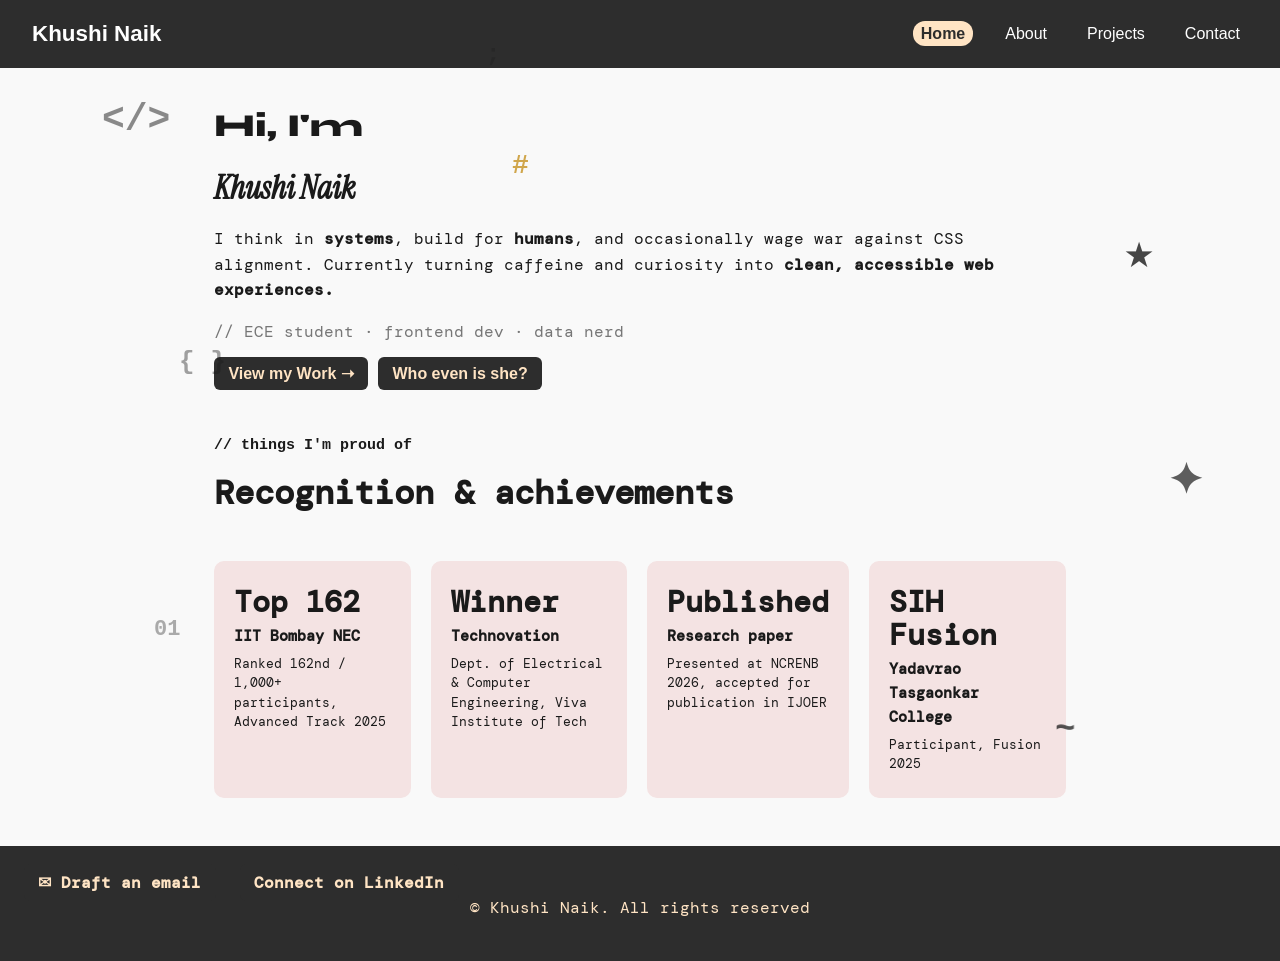
<file: index.html>
<!DOCTYPE html>
<html lang="en">
    <head>
        <meta charset="UTF-8"/>
        <meta name="viewport" content="width=device-width"/>
        <meta name="description" content="Khushi's Portfolio"/>
        <title>Khushi Naik | Front End Developer</title>
        <link rel="stylesheet" href="style.css" />  
        <link rel="preconnect" href="https://fonts.googleapis.com">
<link rel="preconnect" href="https://fonts.gstatic.com" crossorigin>
<link href="https://fonts.googleapis.com/css2?family=DM+Mono:ital,wght@0,300;0,400;0,500;1,400&family=Instrument+Serif:ital@0;1&family=Syne:wght@400;500;600;700;800&display=swap" rel="stylesheet">
        
    </head>

<body>
      <a href="#main-content" class="skip-link">Skip to main content</a>
    <header role="banner">
        <div class="logo">
            <a href="index.html" aria-label="Go back to home page">Khushi Naik </a>
            </div>
            <nav aria-label="Primary Navigation">
                <ul role="list">
                    <li><a href="index.html" aria-current="page">Home</a></li>
                    <li><a href="about.html" aria-label="Know More about Khushi" >About</a> </li>
                    <li><a href="projects.html" aria-label="Go to Projects" >Projects</a> </li>
                    <li><a href="contact.html" aria-label="Connect with Khushi" >Contact</a> </li>

                </ul>

            </nav>


        
    </header>
    <main id="main-content1">
        <section aria-labelledby="hero-heading">
             <div class="doodle d1">&lt;/&gt;</div>
  <div class="doodle d2">★</div>
  <div class="doodle d3">{ }</div>
  <div class="doodle d4">✦</div>
  <div class="doodle d5">01</div>
  <div class="doodle d6">~</div>
  <div class="doodle d7">;</div>
  <div class="doodle d8">#</div>
            <h1 class="hero-heading"> Hi, I'm </h1>
<h1 class="hero-heading1">Khushi Naik</h1>
            <p>I think in <span style="font-weight: bold; " >systems</span>, build for <span style="font-weight: bold; " >humans</span>, and occasionally wage war against CSS alignment.
Currently turning caffeine and curiosity into <span style="font-weight: bold; " >clean, accessible web experiences.</span></p>
<p class="description">// ECE student · frontend dev · data nerd</p>
            <a href="projects.html" class="btn" role="button">View my Work ➝</a>
             <a href="about.html" class="btn1" role="button">Who even is she?</a>
        </section>
        <section class="section">
  <p class="section-label">// things I'm proud of</p>
  <h2>Recognition &amp; achievements</h2>

  <div class="grid">
    <div class="card ">
      <p class="stat">Top 162</p>
      <p class="title">IIT Bombay NEC</p>
      <p class="sub">Ranked 162nd / 1,000+ participants, Advanced Track 2025</p>
    </div>

    <div class="card">
      <p class="stat">Winner</p>
      <p class="title">Technovation</p>
      <p class="sub">Dept. of Electrical &amp; Computer Engineering, Viva Institute of Tech</p>
    </div>

    <div class="card">
      <p class="stat">Published</p>
      <p class="title">Research paper</p>
      <p class="sub">Presented at NCRENB 2026, accepted for publication in IJOER</p>
    </div>

    <div class="card ">
      <p class="stat">SIH Fusion</p>
      <p class="title">Yadavrao Tasgaonkar College</p>
      <p class="sub">Participant, Fusion 2025</p>
    </div>
  </div>
</section>
    </main>
    <footer role="contentinfo">
        
        <nav aria-label="Footer navigation">
            <ul role="list">
            <li><a href="mailto:khushinaik505@gmail.com" aria-label="Email Khushi">✉ Draft an email</a></li>
            <li><a href="https://www.linkedin.com/in/khushinaik505/" target="_blank" rel="noopener noreferrer"> Connect on LinkedIn</a></li>
        </ul>
     </nav>
<p>&copy; Khushi Naik. All rights reserved</p>
    </footer>
  
</body>
</html>
</file>
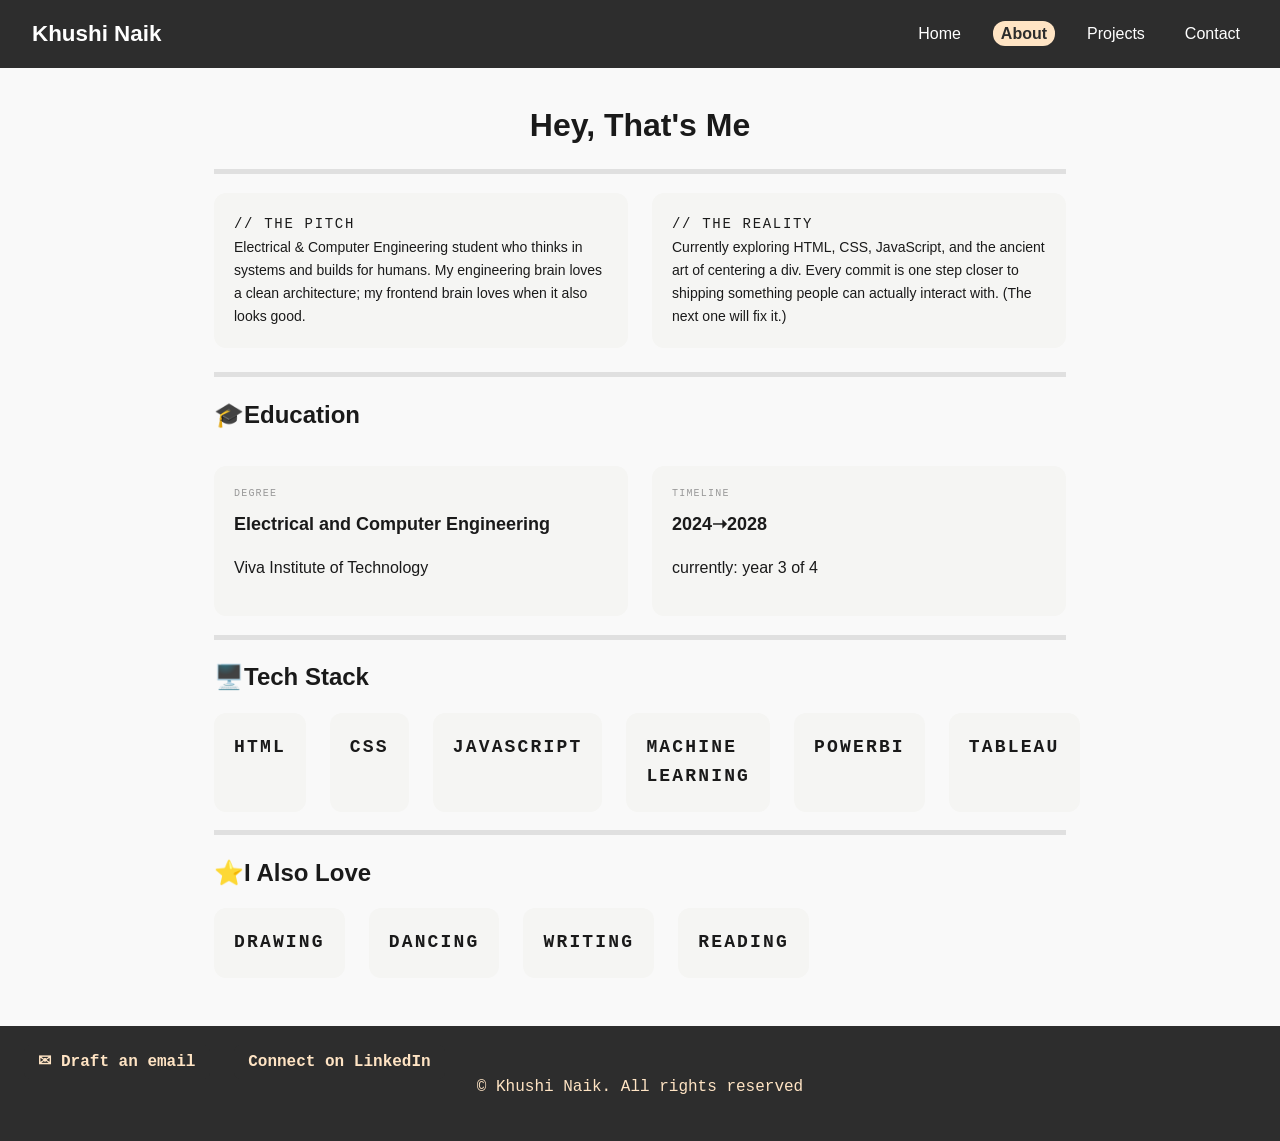
<file: about.html>
<!DOCTYPE html>
<html lang="en">
    <head>
        <meta charset="UTF-8"/>
        <meta name="viewport" content="width=device-width"/>
        <meta name="description" content="Khushi's About Section"/>
        <title>About Khushi</title>
        <link rel="stylesheet" href="style.css" />  
        
</head>
<body>
  <a href="#main-content" class="skip-link">Skip to main content</a>
    <header role="banner">
<div class="logo">
    <a href="index.html" aria-label="Go back to home page">Khushi Naik</a>
  </div>
  <nav aria-label="Primary Navigation">
    <ul role="list">
      <li><a href="index.html">Home</a></li>
      <li><a href="about.html" aria-current="page">About</a></li>
      <li><a href="projects.html" aria-label="Go to Projects">Projects</a></li>
      <li><a href="contact.html" aria-label="Connect with Khushi">Contact</a></li>
    </ul>
  </nav>
    </header>
    <main id="main-content">
        <section aria-labelledby="about-heading">
            <h1 id="about-heading">Hey, That's Me</h1>
            <hr class="divider">
            <div class="bio-block">
  <div class="bio-card">
    <p class="card-label">// the pitch</p>
    <p>Electrical & Computer Engineering student who thinks in systems and builds
       for humans. My engineering brain loves a clean architecture;
        my frontend brain loves when it also looks good.</p>
  </div>
  <div class="bio-card">
    <p class="card-label">// the reality</p>
    <p>Currently exploring HTML, CSS, JavaScript, and the ancient 
      art of centering a div. Every commit is one step closer to 
      shipping something people can actually interact with. 
      (The next one will fix it.)</p>
  </div>
</div>

  
  <hr class="divider">
  <div class="education-heading">
    <h2 id="education-heading">🎓Education</h2><br>
    
    <div class="edu">
      <p class="card-label">Degree</p>
      <p class="Degree">Electrical and Computer Engineering</p>
      <p>Viva Institute of Technology</p>
    </div>
    <div class="edu">
      <p class="card-label">Timeline</p>
      <p class="year">2024➝2028</p>
      <p>currently: year 3 of 4</p>
    </div>
  </div>


  <hr class="divider">
<h2 id="Things-I-love">🖥️Tech Stack</p>
   <div class="Interests">
    <div class="Hobbies">
    <p class="card-label">Html</p>
  </div>
 <div class="Hobbies">
    <p class="card-label">CSS</p>
  </div>
   <div class="Hobbies">
    <p class="card-label">JavaScript</p>
  </div>
  <div class="Hobbies">
    <p class="card-label">Machine Learning</p>
  </div>
  <div class="Hobbies">
    <p class="card-label">PowerBI</p>
  </div>
  <div class="Hobbies">
    <p class="card-label">Tableau</p>
  </div>
  
</div>
<hr class="divider">
  <h2 id="Things-I-love">⭐I Also Love</p>
   <div class="Interests">
   <div class="Hobbies">
    <p class="card-label">Drawing</p>
  </div>

  <div class="Hobbies">
    <p class="card-label">Dancing</p>
  </div>

   <div class="Hobbies">
    <p class="card-label">Writing</p>
  </div>

  <div class="Hobbies">
    <p class="card-label">Reading</p>
  </div>
</div>
</main>
    <footer role="contentinfo">
            
            <nav aria-label="Footer navigation">
            <ul role="list">
                 <li><a href="mailto:khushinaik505@gmail.com" aria-label="Email Khushi">✉ Draft an email</a></li>
            <li><a href="https://www.linkedin.com/in/khushinaik505/" target="_blank" rel="noopener noreferrer">Connect on LinkedIn</a></li>

            </ul>

        </nav>
        <p>&copy; Khushi Naik. All rights reserved</p>
        </footer>
    
</body>
</html>
</file>
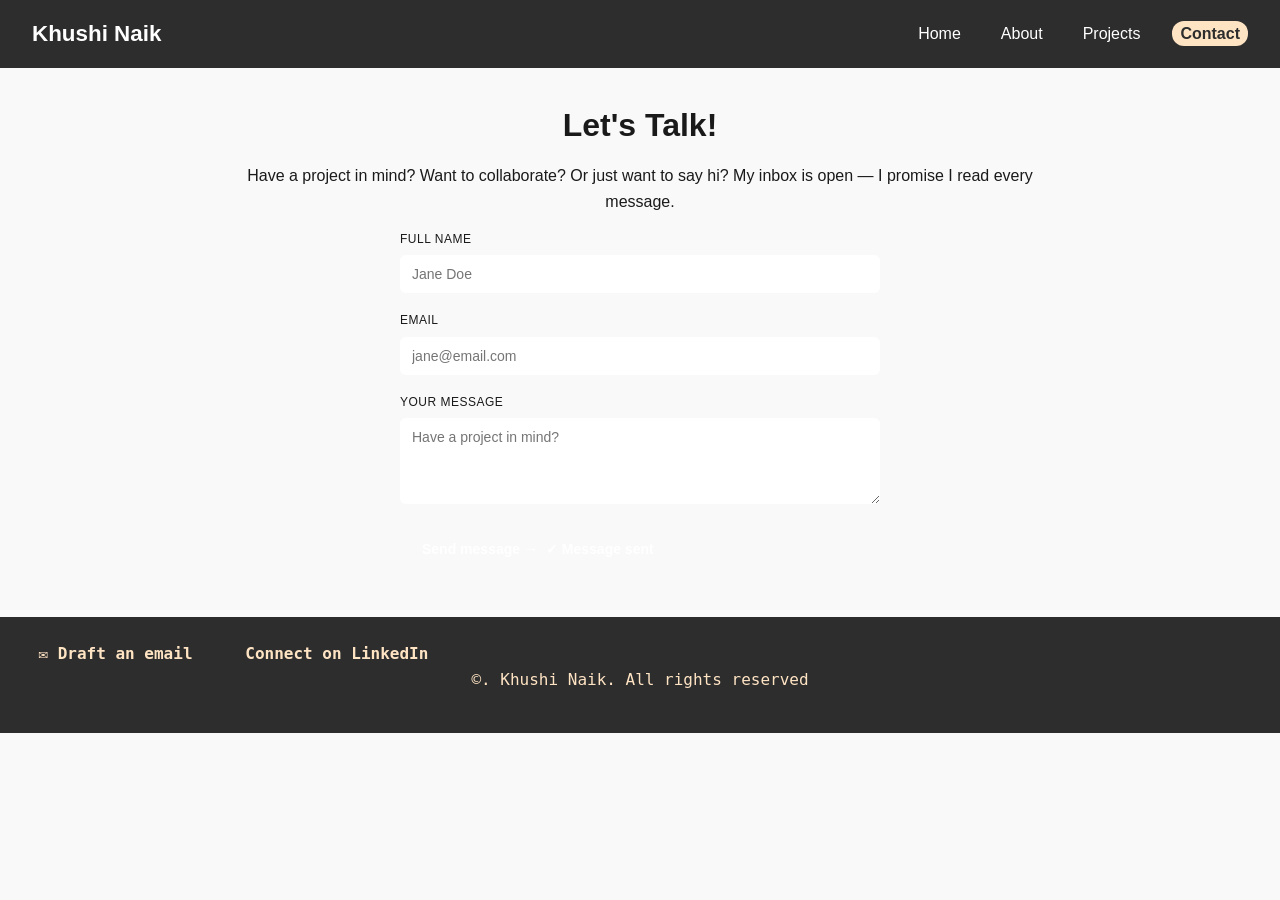
<file: contact.html>
<!DOCTYPE html>
<html lang="en">
    <head>
        <meta charset="UTF-8"/>
        <meta name="viewport" content="width=device-width"/>
        <meta name="description" content="Khushi's Portfolio"/>
        <title>Khushi Naik|Frontend Developer</title>
        <link rel="stylesheet" href="style.css" />  
    </head>
    <body>
        <a href="#main-content" class="skip-link">Skip to main content</a> 
        <header role="banner">
            <div class="logo">
                <a href="index.html" aria-label="Go back to Home page">Khushi Naik</a>
                </div>
            <nav aria-label="Primary Navigation">
                <ul role="list">
                    <li><a href="index.html">Home</a></li>
                    <li><a href="about.html">About</a></li>
                    <li><a href="projects.html">Projects</a></li>
                    <li><a href="contact.html" aria-current="page">Contact</a></li>
                    
                </ul>
            </nav>
            
        </header>
        <main id="main-content">
            <section aria-labelledby="contact-heading">
                <h1 id="contact-heading">Let's Talk!</h1>
<p style="text-align: center;">Have a project in mind? Want to collaborate? Or just want to say hi? My inbox is open — I promise I read every message.</p>
<div class="form-mock">
      <div class="field">
        <label>Full name</label>
        <input type="text" placeholder="Jane Doe">
      </div>
      <div class="field">
        <label>Email</label>
        <input type="email" placeholder="jane@email.com">
      </div>
      <div class="field">
        <label>Your Message</label>
        <textarea rows="4" placeholder="Have a project in mind?"></textarea>
      </div>
      <button class="send-btn" id="send-btn">
        <span class="arrow">Send message →</span>
        <span class="check">✓ Message sent</span>
      </button>
    </div>

            </section>
        </main>
        <footer role="contentinfo">
            
            <nav aria-label="footer-navigation">
            <ul role="list">
                <li><a href="mailto:khushinaik505@gmail.com">✉ Draft an email</a></li>
                <li><a href="https://www.linkedin.com/in/khushinaik505/" target="_blank" rel="noopener noreferrer">Connect on LinkedIn</a></li>

            </ul>
                
            </nav>
            <p>&copy;. Khushi Naik. All rights reserved</p>
        </footer>
    </body>
</html>
</file>
<file: style.css>
*, *::before, *::after {
box-sizing: border-box;
margin: 0;
padding: 0;
}

body {
color:#1a1a1a;
font-size: 1rem;
font-family: sans-serif ;
background-color: #f9f9f9;
line-height: 1.6;
}

header {
    display: flex;
    justify-content: space-between;
    align-items: center;
    padding: 1rem 2rem;
  background-color: #2d2d2d;
}

header .logo a{
    color: #ffffff;
  font-size: 1.4rem;
  font-weight: bold;
  text-decoration: none;
}

nav ul{
    list-style: none;
  display: flex;
  gap: 1.5rem;
}


nav a[aria-current="page"]{
    color:#2d2d2d;
    font-weight: bold;
     padding: 0.25rem 0.5rem;
  border-radius: 12px;
  background-color: bisque;
  
    }

    /* Base styles — always applied */
nav a {
  color: #ffffff;
  text-decoration: none;
  font-weight: 500;
  padding: 0.25rem 0.5rem;
  border-radius: 12px;
}

/* Hover styles — only on mouseover */
nav a:hover {
  color: bisque;
  background-color: rgba(255, 255, 255, 0.15);
}

button:hover{
  color:#fdfcfc;
  background-color: #5a5a5a;
  
}

main{
  max-width: 900px;
  margin: 2rem auto;
  padding:0 1.5rem;
 
}

#main-content1{
  text-align: left;
  font-family: 'DM Mono', monospace;
}

.description{
  font-family:'DM Mono', monospace ;
  color: #767676;
  }



section{
   margin-bottom: 3rem;
}

h1 { font-size: 2rem; margin-bottom: 0.75rem; text-align: center;}
h2 { font-size: 1.5rem; margin-bottom: 0.5rem; }
h3 { font-size: 1.2rem; margin-bottom: 0.4rem; }

p { margin-bottom: 1rem; }

#full-name{
 padding:0 1.5rem;
 margin-bottom:1rem;  
 margin-top: 1rem ;
  
}
#Email-id{
 padding:0 1.5rem;
 margin-bottom:1rem;  
 margin-top: 1rem ; 
}

#message{
 padding:0 1.5rem;
 margin-bottom:1rem;  
 margin-top: 1rem ;
 vertical-align:text-top;
 }


legend{
  text-align: center;
 }

 fieldset{
  width: 350px;
  text-align: center;
  border: 1px solid;
  align-content: center;

 }

 form {
  max-width: 375px;
  margin: 0 auto;
}

.btn{
  color:bisque;
   background-color: #2d2d2d;
  padding: 0 0.9rem;
  border-radius: 6px;
  padding-top: 0.5rem;
  padding-bottom: 0.5rem;
  font-weight: bold;
  align-items: center;
  font-family: 'Gill Sans', 'Gill Sans MT', Calibri, 'Trebuchet MS', sans-serif;
  text-decoration: none;
}

.btn1{
  color:bisque;
   background-color: #2d2d2d;
  padding: 0 0.9rem;
  border-radius: 6px;
  padding-top: 0.5rem;
  padding-bottom: 0.5rem;
  font-weight: bold;
  align-items: center;
  font-family: 'Gill Sans', 'Gill Sans MT', Calibri, 'Trebuchet MS', sans-serif;
  text-decoration: none;
}

.btn:hover{
  background-color:bisque;
  color: #2d2d2d;
}

.btn1:hover{
  background-color:bisque;
  color: #2d2d2d;
}


footer{
  background-color: #2d2d2d;
  color: bisque;
  text-align:center;
  padding: 1.5rem;
  margin-top: 3rem;
  font-family: 'DM Mono', monospace;
}

footer a{
  color:bisque;
   background-color: #2d2d2d;
  padding: 0 0.9rem;
  border-radius: 6px;
  padding-top: 0.5rem;
  padding-bottom: 0.5rem;
  font-weight: bold;
  font-family: 'DM Mono', monospace;
}

footer a:hover{
  background-color:bisque;
  color: #2d2d2d;
}

/* === SKIP LINK === */
.skip-link {
  position: absolute;
  top: -100%;
  left: 1rem;
  background: #2d2d2d;
  color: bisque;
  padding: 0.5rem 1rem;
  border-radius: 0 0 4px 4px;
  text-decoration: none;
  font-weight: bold;
}

.skip-link:focus {
  top: 0;
}

.submit{
  background:var(--dark);color:#fff;border:none;border-radius:6px;
    padding:5px 10px;font-size:14px;font-weight:700;cursor:pointer;
    display:inline-flex;align-items:center;gap:8px;
    transition:background .15s ease;
    text-align: center;
}
.submit:hover{background:#000;}

.divider {
  border: none;
  border-top: 5px solid #e0e0e0;
  margin: 1.15rem 0;
}

.bio-block {
  display: grid;
  grid-template-columns: 1fr 1fr;
  gap: 1.5rem;
  margin-bottom: 1.5rem;
}

.bio-card {
  background: #f5f5f3;
  border-radius: 12px;
  padding: 1.25rem;
}

.card-label {
  font-family: 'DM Mono', monospace;
  font-size: 10px;
  text-transform: uppercase;
  letter-spacing: 0.12em;
  color: #999;
  margin-bottom: 0.5rem;
  width: fit-content;
}

.bio-card p {
  font-size: 14px;
  line-height: 1.65;
  color: #1a1a1a;
  margin: 0;
}

.bio-card p em {
  font-style: italic;
  color: #666;
}

.education-heading{
  display: grid;
  grid-template-columns: 1fr 1fr;
  gap: 1.5rem;

}
.edu {
  background: #f5f5f3;
  border-radius: 12px;
  padding: 1.25rem;
}

.Degree{
  font-weight: bold;
  font-size: 18px;
}
.year{
  font-weight: bold;
  font-size: 18px;
}

.Interests {
  display: flex;
  grid-template-columns: 1fr 1fr;
  margin-bottom: 1rem;
  gap:1.5rem;
}

.Hobbies {
  background: #f5f5f3;
  border-radius: 12px;
  padding: 1.25rem;
}

.Hobbies p {
  font-size: 18px;
  line-height: 1.65;
  color: #1a1a1a;
  margin: 0;
}

#Things-I-love{
  font-weight: bold;
  font-family: 'Gill Sans', 'Gill Sans MT', Calibri, 'Trebuchet MS', sans-serif;
}

@keyframes pulse {
  0%, 100% { opacity: 1; }
  50%       { opacity: 0.4; }
}

@media (max-width: 600px) {
  .bio-block { grid-template-columns: 1fr; }
  .section-grid { grid-template-columns: 1fr; }
}


.hero-heading {
  font-family: 'Syne', sans-serif;
  font-weight: 800; /* extra bold */
text-align: left;
}



.hero-heading1{
  font-family: 'Instrument Serif', serif;
  font-style: italic;
  font-weight: 600;
  text-align: left;
}

#project-heading{
  text-align: left;
}

.filter-btn{
  gap: 3px;
  padding:5px;
  margin-bottom:20px;
  border-radius: 10px;
  font-size: medium;
  background: transparent;
 cursor: pointer;
  transition: all 0.2s ease;
}
.filter-btn:hover{
    background-color: #c0e8f5;
    color:#1a1a1a;
    transition: all 0.1s ease;
    transform: translateY(-2px);
}
.hidden {
  display: none; 
}



.Project-Container{
  width:fit-content;
  padding: 30px;
 
 
}

.data-analytics{
   gap:25px;
   grid-template-columns:repeat(2,1fr);
  display:grid;
   padding-bottom: 20px;
}

.project-1:hover,.project-2:hover,.project-3:hover,.project-4:hover{
   transform: translateY(-8px);  
}

.web-development{
    gap:25px;
   grid-template-columns:repeat(2,1fr);
  display:grid; 
}

.project-1 a {
    display: inline-block;
    transition: transform 0.1s ease; 
    text-decoration: none; 
    color:#1a1a1a;

    }

.project-1 a:hover {
    transform: translateY(-2px); 
    text-decoration: underline;   
}

.project-2 a {
    display: inline-block;
    transition: transform 0.1s ease;  
    text-decoration: none; 
    color:#1a1a1a;
}

.project-2 a:hover {
    transform: translateY(-2px);  
     text-decoration: underline;    
}

.project-3 a {
    display: inline-block;
    transition: transform 0.1s ease;  
    text-decoration: none; 
    color:#1a1a1a;
}

.project-3 a:hover {
    transform: translateY(-2px); 
     text-decoration: underline;
          
}

.project-4 a {
    display: inline-block;
    transition: transform 0.1s ease;  
    text-decoration: none; 
    color:#1a1a1a;
}

.project-4 a:hover {
    transform: translateY(-2px);    
     text-decoration: underline;  
}


 .form-mock{max-width:480px;
  
  margin: 0 auto;
 }
  .field{margin-bottom:18px;
  }
  .field label{
    display:block;font-family:var(--mono);font-size:12px;
    text-transform:uppercase;letter-spacing:.5px;color:var(--gray);margin-bottom:6px;
  }
  .field input, .field textarea{
    width:100%;
    border:1.5px solid var(--line);
    border-radius:6px;
    padding:11px 12px;
    font-size:14px;
    font-family:var(--sans);
    transition:border-color .15s ease, box-shadow .15s ease;
  }
  .field input:focus, .field textarea:focus{
    outline:none;
    border-color:var(--dark);
    box-shadow:0 0 0 3px rgba(243,205,160,.5);
  }
  .send-btn{
    background:var(--dark);color:#fff;border:none;border-radius:6px;
    padding:12px 22px;font-size:14px;font-weight:700;cursor:pointer;
    display:inline-flex;align-items:center;gap:8px;
    transition:background .15s ease;
  }
  .send-btn:hover{background:#000;}

  
  .doodle {
    position: absolute;
    z-index: 0;
    pointer-events: none;
    font-family: "Courier New", monospace;
    font-weight: 700;
    will-change: transform;
  }

  /* each doodle bobs + rotates on its own slightly different timing,
     so the whole field feels alive without looking synced/mechanical */

  .d1 { top: 10%; left: 8%; font-size: 38px; color: var(--ink); opacity: 0.5;
        animation: bob1 7s ease-in-out infinite; }

  .d2 { 
    top: 26%; right: 10%; font-size: 30px; color: var(--sky); opacity: 0.8;
        animation: bob2 8.5s ease-in-out infinite; }

  .d3 { top: 38%; left: 14%; font-size: 26px; color: var(--ink); opacity: 0.4;
        animation: bob3 19s ease-in-out infinite; }

  .d4 { top: 50%; right: 6%; font-size: 42px; color: var(--pink); opacity: 0.7;
        animation: bob1 10s ease-in-out infinite reverse; }

  .d5 { top: 68%; left: 12%; font-size: 22px; color: var(--ink); opacity: 0.35;
        animation: bob2 7.5s ease-in-out infinite reverse; }

  .d6 { top: 78%; right: 16%; font-size: 34px; color: var(--sage); opacity: 0.75;
        animation: bob3 11s ease-in-out infinite; }

  .d7 { top: 4%; left: 38%; font-size: 24px; color: var(--ink); opacity: 0.3;
        animation: bob2 8s ease-in-out infinite; }

  .d8 { top: 16%; left: 40%; font-size: 28px; color: var(--cream-text, #c9982e); opacity: 0.85;
        animation: bob1 9.5s ease-in-out infinite reverse; }

  @keyframes bob1 {
    0%, 100% { transform: translate(0, 0) rotate(-4deg); }
    50%      { transform: translate(8px, -16px) rotate(6deg); }
  }
  @keyframes bob2 {
    0%, 100% { transform: translate(0, 0) rotate(3deg); }
    50%      { transform: translate(-10px, 12px) rotate(-5deg); }
  }
  @keyframes bob3 {
    0%, 100% { transform: translate(0, 0) rotate(0deg) scale(1); }
    50%      { transform: translate(6px, -10px) rotate(8deg) scale(1.08); }
  }

  @media (prefers-reduced-motion: reduce) {
    .doodle { animation: none; }
  }

  
  .section-label {
    font-family: "Courier New", monospace;
    color: var(--muted);
    font-size: 15px;
    margin: 0 0 8px;
    font-weight: bold;
  }

  .section h2 {
    font-size: 34px;
    font-weight: 800;
    margin: 0 0 40px;
  }

  .grid {
    display: grid;
    grid-template-columns: repeat(4, 1fr);
    gap: 20px;
  }

  .card {
    background: #f4e3e3;
    border: 2px solid var(--ink);
    border-radius: 10px;
    padding: 24px 20px;
    transition: transform 0.2s ease;
  }

  .card:hover {
    transform: translateY(-4px);
  }

  .card .stat {
    font-size: 30px;
    font-weight: 800;
    margin: 0 0 6px;
    line-height: 1.1;
  }

  .card .title {
    font-weight: 700;
    font-size: 15px;
    margin: 0 0 6px;
  }

  .card .sub {
    font-size: 13px;
    color: var(--muted);
    line-height: 1.5;
    margin: 0;
  }

  .card--accent {
    background: var(--cream);
    border-color: var(--ink);
  }

  @media (max-width: 800px) {
    .grid { grid-template-columns: repeat(2, 1fr); }
  }
</file>
